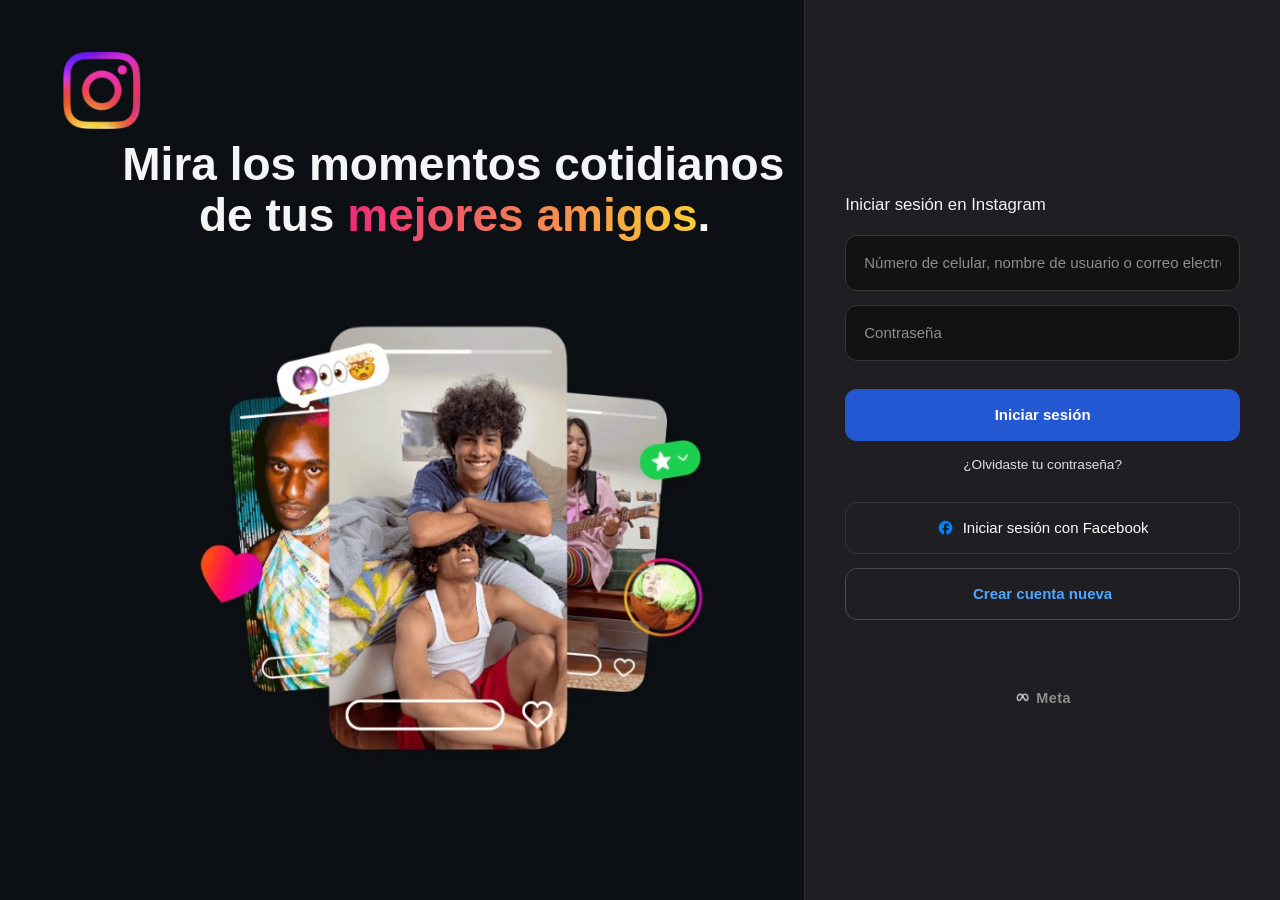
<file: index.html>
<!DOCTYPE html>
<html lang="es">
<head>
    <meta charset="UTF-8">
    <meta name="viewport" content="width=device-width, initial-scale=1.0">
    <link rel="stylesheet" href="./pag.css">
   

    <title>ig</title>
</style>
</head>
<body>
 
  <div class="izquierda">
    <div class="ig-logo">
    <img src="capnueva.png" alt="Instagram" class="logo-img">
    </div>
 
    <div class="headline">
      Mira los momentos cotidianos<br>
     &nbsp; &nbsp; &nbsp; de tus <span class="accent">mejores amigos</span>.
    </div>
 
    <div class="celus">
      <img src="celus.jpg" alt="Story mockup" class="celus-img">
    </div>
  </div>
 
  <div class="derecha">
    <div class="login-box">
      <h2>Iniciar sesión en Instagram</h2>
      <input type="text" placeholder="Número de celular, nombre de usuario o correo electrónico">
      <input type="password" placeholder="Contraseña">
      <button class="login-btn">Iniciar sesión</button>
      <a href="#" class="forgot">¿Olvidaste tu contraseña?</a>
 
      <button class="fb-btn"><img src="face.jpg" alt="Facebook" class="fb-icono"> Iniciar sesión con Facebook</button>
      <button class="signup-btn">Crear cuenta nueva</button>
 
      <div class="meta-logo"><img src="meta.jpg" alt="Meta" class="meta-icono"> Meta</div>
    </div>
  </div>
 
</body>
</html>
</file>
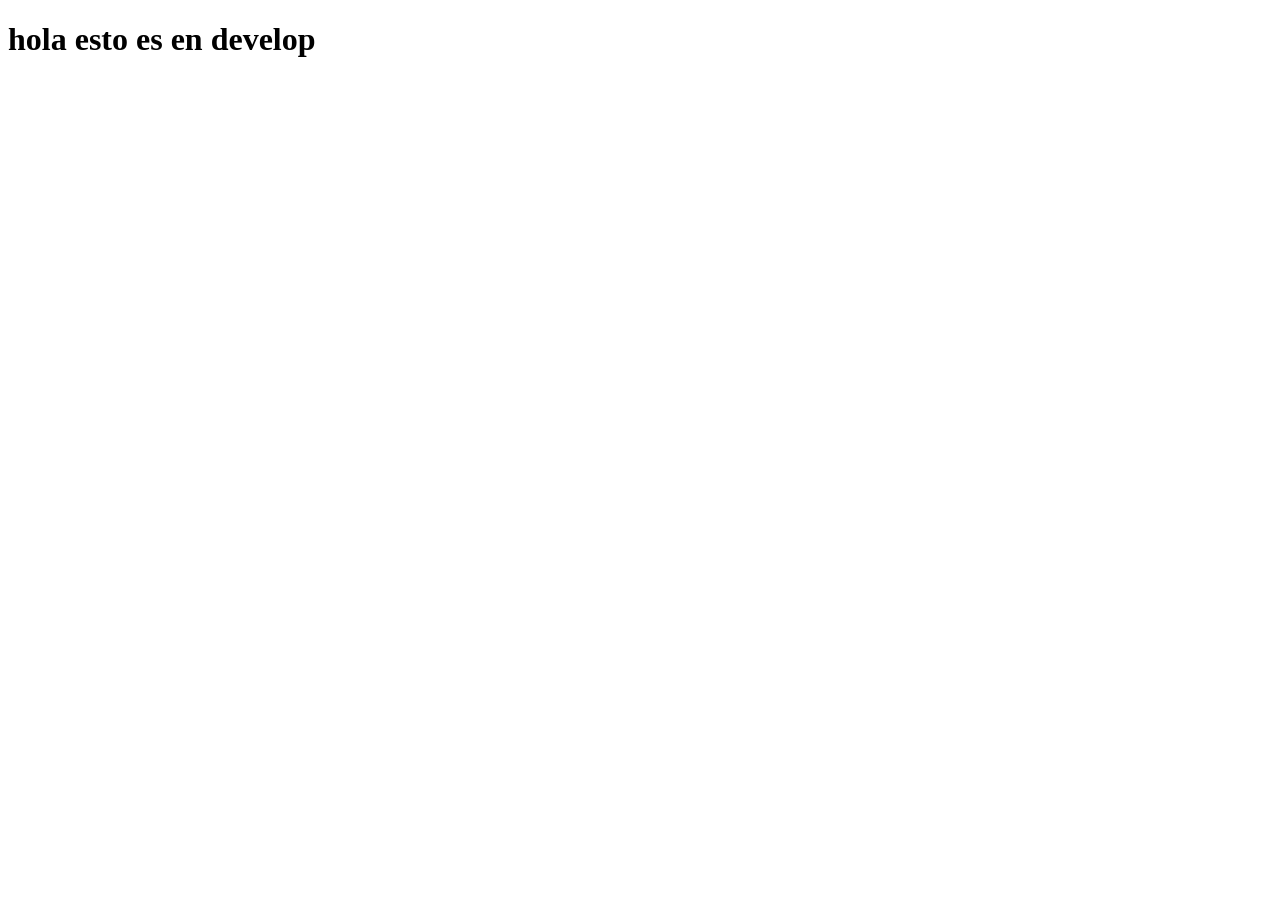
<file: develop.html>
<!doctype html>
<html lang="en">
  <head>
    <meta charset="UTF-8" />
    <meta name="viewport" content="width=device-width, initial-scale=1.0" />
    <title>holss</title>
  </head>
  <body>
    <h1>hola esto es en develop</h1>
  </body>
</html>
</file>
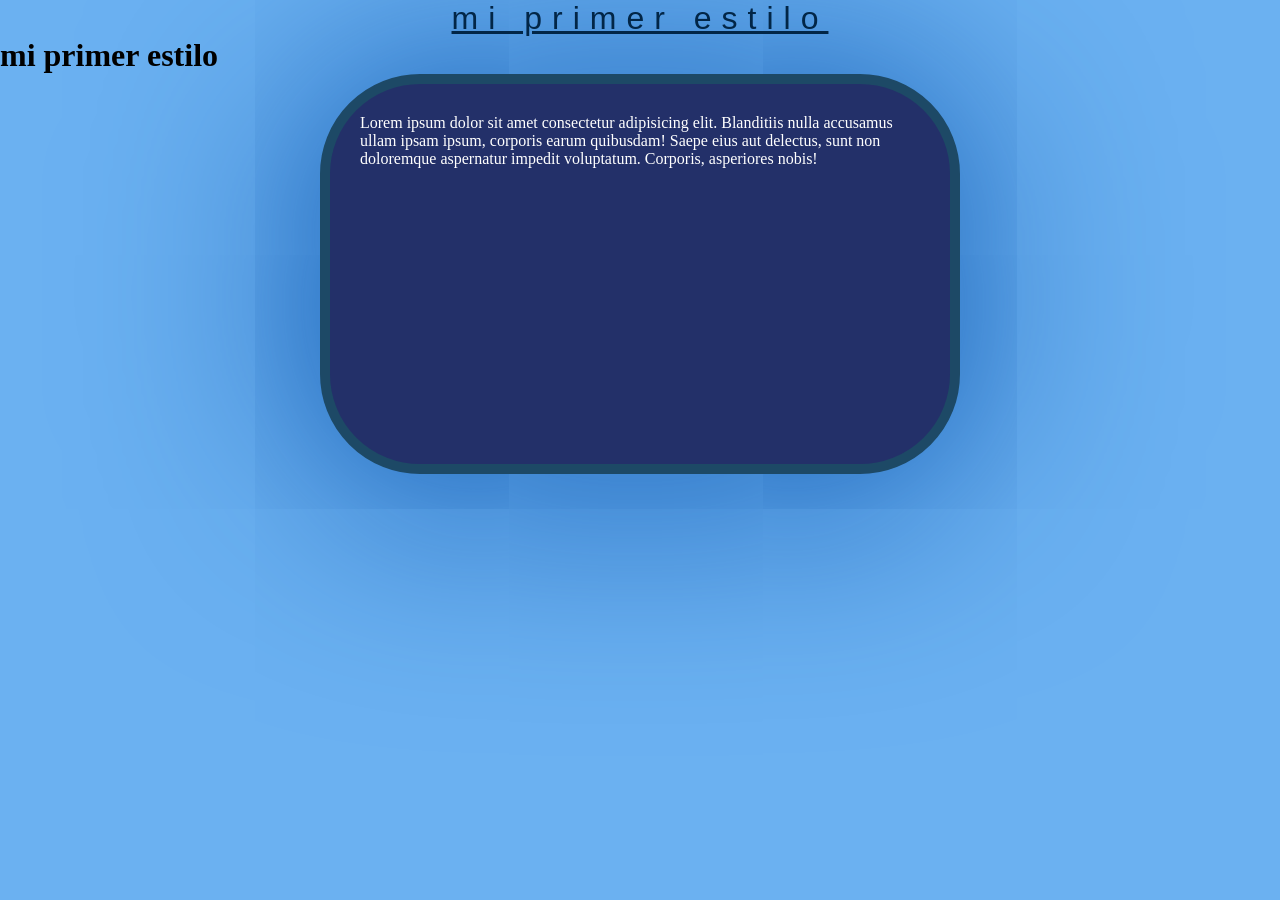
<file: estilos.html>
<!doctype html>
<html lang="es">
  <head>
    <meta charset="UTF-8" />
    <meta name="viewport" content="width=device-width, initial-scale=1.0" />
    <title>Estilos</title>
    <link rel="stylesheet" href="./assets/styles/estilos.css" />
  </head>
  <body>
    <h1>mi primer estilo</h1>
    <h6>mi primer estilo</h6>

    <section>
      <p>
        Lorem ipsum dolor sit amet consectetur adipisicing elit. Blanditiis
        nulla accusamus ullam ipsam ipsum, corporis earum quibusdam! Saepe eius
        aut delectus, sunt non doloremque aspernatur impedit voluptatum.
        Corporis, asperiores nobis!
      </p>
    </section>
  </body>
</html>
</file>
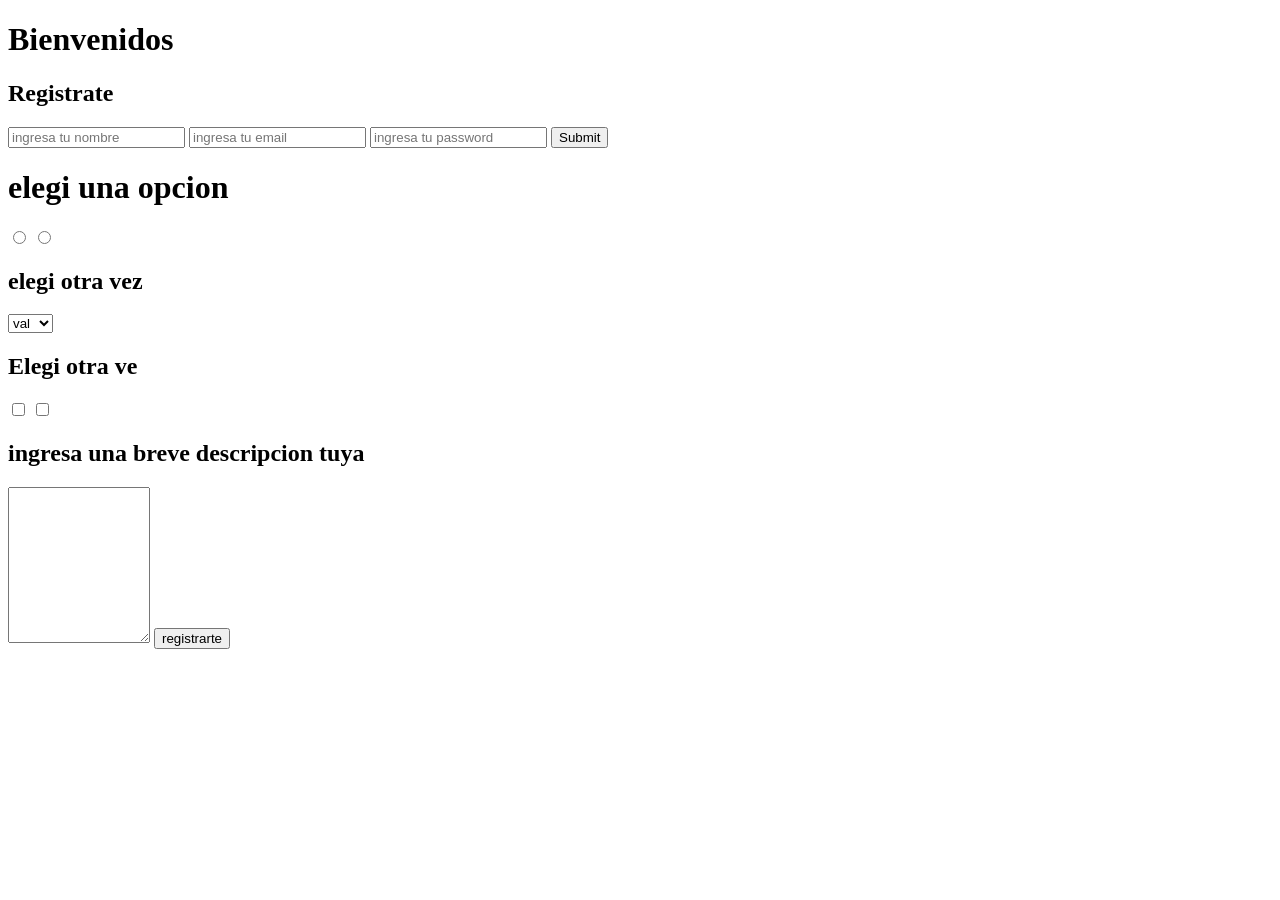
<file: index nuevo.html>
<!doctype html>
<html lang="es">
  <head>
    <meta charset="UTF-8" />
    <meta name="viewport" content="width=device-width, initial-scale=1.0" />
    <title>valton</title>
  </head>
  <body>
    <h1>Bienvenidos</h1>
    <h2>Registrate</h2>
    <form action="">
      <input
        required
        placeholder="ingresa tu nombre"
        type="text"
        minlength="3"
        maxlength="11"
      />
      <input required type="email" placeholder="ingresa tu email" />
      <input required type="password" placeholder="ingresa tu password" />
      <input type="submit" />
      <h1>elegi una opcion</h1>
      <input type="radio" placeholder="elegi una opcion" />
      <input type="radio" placeholder="elegi una opcion" />

      <h2>elegi otra vez</h2>
      <select name="" id="">
        <option value="opcion 1">val</option>
        <option value="opcion 2">ton</option>
        <option value="opcion 3">agu</option>
      </select>
      <h2>Elegi otra ve</h2>
      <input type="checkbox" />
      <input type="checkbox" />
      <h2>ingresa una breve descripcion tuya</h2>
      <textarea name="" cols="15" rows="10"></textarea>
      <input type="submit" value="registrarte" />
    </form>
  </body>
</html>
</file>
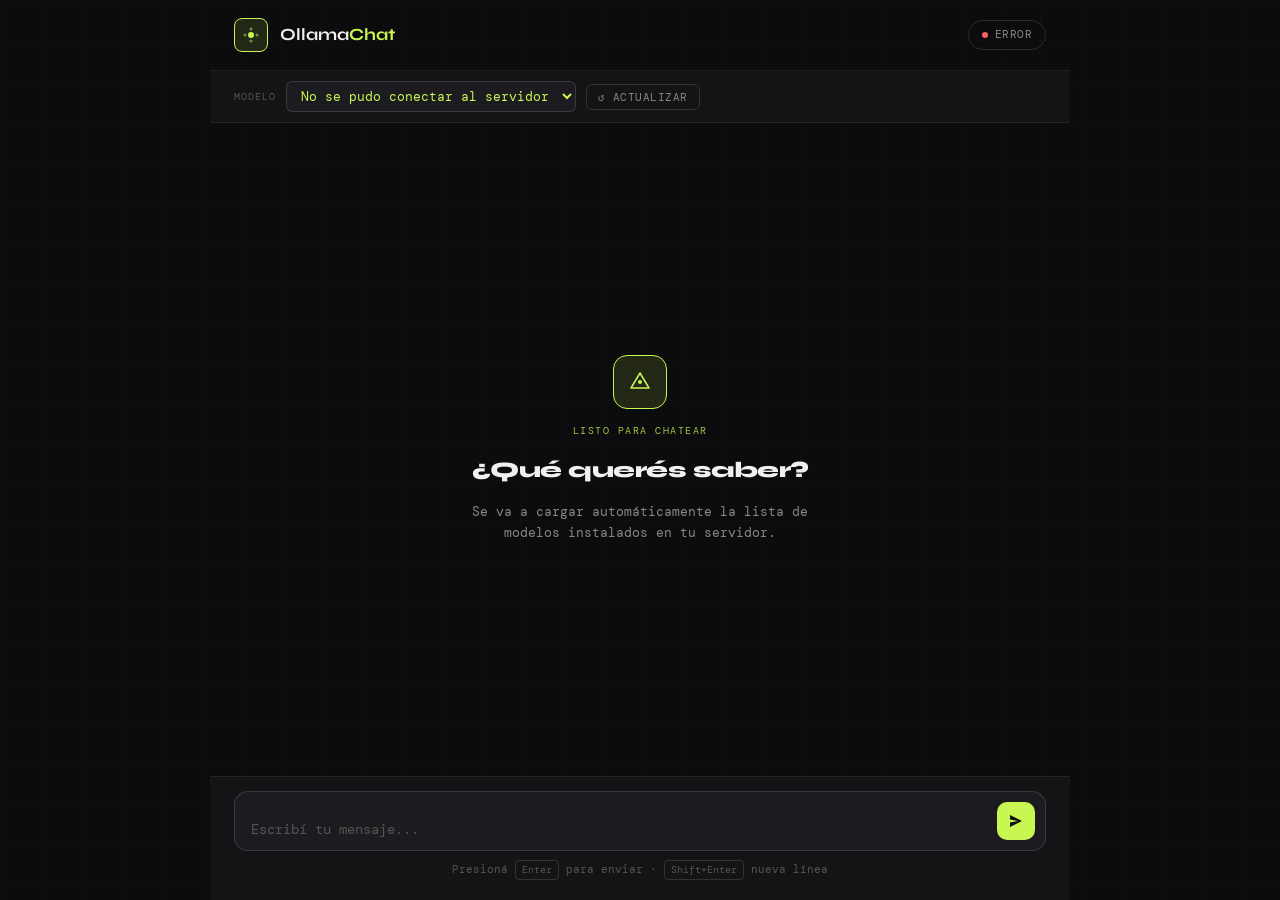
<file: val.html>
<!DOCTYPE html>
<html lang="es">
<head>
<meta charset="UTF-8" />
<meta name="viewport" content="width=device-width, initial-scale=1.0" />
<title>Chat · Ollama</title>
<link href="https://fonts.googleapis.com/css2?family=DM+Mono:wght@300;400;500&family=Syne:wght@400;700;800&display=swap" rel="stylesheet" />
<style>
  *, *::before, *::after { box-sizing: border-box; margin: 0; padding: 0; }
  :root {
    --bg: #0c0c0e;
    --surface: #141416;
    --surface2: #1c1c20;
    --border: rgba(255,255,255,0.07);
    --border2: rgba(255,255,255,0.13);
    --accent: #c8f752;
    --accent-dim: rgba(200,247,82,0.12);
    --accent-glow: rgba(200,247,82,0.25);
    --text: #f0f0ee;
    --text2: #888885;
    --text3: #555552;
    --err: #ff5f5f;
    --font-h: 'Syne', sans-serif;
    --font-m: 'DM Mono', monospace;
  }
  html, body { height: 100%; background: var(--bg); color: var(--text); font-family: var(--font-m); font-size: 14px; line-height: 1.6; overflow: hidden; }
  body::before {
    content: '';
    position: fixed; inset: 0;
    background-image: linear-gradient(rgba(255,255,255,0.02) 1px, transparent 1px), linear-gradient(90deg, rgba(255,255,255,0.02) 1px, transparent 1px);
    background-size: 40px 40px;
    pointer-events: none; z-index: 0;
  }
  .layout { position: relative; z-index: 1; display: flex; flex-direction: column; height: 100vh; max-width: 860px; margin: 0 auto; }

  /* Header */
  header { display: flex; align-items: center; justify-content: space-between; padding: 18px 24px; border-bottom: 1px solid var(--border); flex-shrink: 0; }
  .logo { display: flex; align-items: center; gap: 12px; }
  .logo-box { width: 34px; height: 34px; border: 1.5px solid var(--accent); border-radius: 8px; display: flex; align-items: center; justify-content: center; background: var(--accent-dim); }
  .logo-title { font-family: var(--font-h); font-size: 17px; font-weight: 700; }
  .logo-title span { color: var(--accent); }
  .pill { display: flex; align-items: center; gap: 7px; padding: 5px 13px; border: 1px solid var(--border2); border-radius: 100px; font-size: 11px; color: var(--text2); text-transform: uppercase; letter-spacing: 0.5px; }
  .dot { width: 6px; height: 6px; border-radius: 50%; background: var(--text3); transition: background .3s, box-shadow .3s; }
  .dot.ok { background: var(--accent); box-shadow: 0 0 8px var(--accent-glow); }
  .dot.err { background: var(--err); }

  /* Config */
  .config { display: flex; align-items: center; gap: 10px; padding: 10px 24px; border-bottom: 1px solid var(--border); background: var(--surface); flex-shrink: 0; }
  .clabel { font-size: 10px; text-transform: uppercase; letter-spacing: 1px; color: var(--text3); white-space: nowrap; }
  select { background: var(--surface2); border: 1px solid var(--border2); border-radius: 6px; padding: 5px 10px; font-family: var(--font-m); font-size: 13px; color: var(--accent); outline: none; cursor: pointer; min-width: 220px; }
  select:focus { border-color: var(--accent); }
  select option { background: #1c1c20; color: var(--text); }
  .rbtn { background: transparent; border: 1px solid var(--border2); border-radius: 6px; padding: 5px 11px; font-family: var(--font-m); font-size: 11px; color: var(--text2); cursor: pointer; text-transform: uppercase; letter-spacing: 0.5px; transition: border-color .2s, color .2s; }
  .rbtn:hover { border-color: var(--accent); color: var(--accent); }

  /* Messages */
  .msgs { flex: 1; overflow-y: auto; padding: 24px; display: flex; flex-direction: column; gap: 2px; scroll-behavior: smooth; }
  .msgs::-webkit-scrollbar { width: 4px; }
  .msgs::-webkit-scrollbar-thumb { background: var(--border2); border-radius: 4px; }

  .grp { display: flex; flex-direction: column; gap: 2px; animation: fu .22s ease forwards; opacity: 0; transform: translateY(8px); }
  @keyframes fu { to { opacity:1; transform:translateY(0); } }

  .meta { font-size: 10px; text-transform: uppercase; letter-spacing: 1px; color: var(--text3); padding: 0 2px; margin-top: 14px; }
  .meta.u { text-align: right; }
  .meta.a { color: var(--accent); opacity: 0.7; }

  .bbl { padding: 12px 16px; border-radius: 12px; font-size: 14px; line-height: 1.65; max-width: 82%; white-space: pre-wrap; word-break: break-word; }
  .bbl.u { align-self: flex-end; background: var(--surface2); border: 1px solid var(--border2); border-bottom-right-radius: 4px; }
  .bbl.a { align-self: flex-start; background: var(--bg); border: 1px solid var(--border); border-left: 2px solid var(--accent); border-bottom-left-radius: 4px; }
  .bbl.e { align-self: flex-start; background: rgba(255,95,95,0.08); border: 1px solid rgba(255,95,95,0.25); border-radius: 10px; color: #ff9090; font-size: 13px; max-width: 90%; }

  .typing { align-self: flex-start; display: flex; gap: 5px; align-items: center; padding: 14px 18px; background: var(--bg); border: 1px solid var(--border); border-left: 2px solid var(--accent); border-radius: 12px; border-bottom-left-radius: 4px; }
  .td { width: 5px; height: 5px; border-radius: 50%; background: var(--accent); animation: bk 1.2s ease infinite; opacity: 0.3; }
  .td:nth-child(2) { animation-delay:.2s; }
  .td:nth-child(3) { animation-delay:.4s; }
  @keyframes bk { 0%,100%{opacity:.2;transform:scale(.9);}50%{opacity:1;transform:scale(1.2);} }

  /* Welcome */
  .welcome { display: flex; flex-direction: column; align-items: center; justify-content: center; gap: 14px; height: 100%; text-align: center; animation: fu .4s ease forwards; opacity: 0; }
  .wi { width: 54px; height: 54px; border: 1.5px solid var(--accent); border-radius: 14px; display: flex; align-items: center; justify-content: center; background: var(--accent-dim); }
  .welcome h2 { font-family: var(--font-h); font-size: 22px; font-weight: 800; letter-spacing: -.5px; }
  .welcome p { font-size: 13px; color: var(--text2); max-width: 340px; }
  .wtag { font-size: 10px; text-transform: uppercase; letter-spacing: 1.5px; color: var(--accent); opacity: .8; }

  /* Input */
  .input-area { padding: 14px 24px 20px; border-top: 1px solid var(--border); background: var(--surface); flex-shrink: 0; }
  .irow { display: flex; gap: 10px; align-items: flex-end; background: var(--surface2); border: 1px solid var(--border2); border-radius: 14px; padding: 10px 10px 10px 16px; transition: border-color .2s; }
  .irow:focus-within { border-color: rgba(200,247,82,.35); }
  textarea { flex: 1; background: transparent; border: none; outline: none; font-family: var(--font-m); font-size: 14px; color: var(--text); resize: none; line-height: 1.6; min-height: 22px; max-height: 140px; overflow-y: auto; caret-color: var(--accent); }
  textarea::placeholder { color: var(--text3); }
  .sbtn { width: 38px; height: 38px; border-radius: 10px; background: var(--accent); border: none; cursor: pointer; display: flex; align-items: center; justify-content: center; flex-shrink: 0; transition: opacity .2s, transform .15s; }
  .sbtn:hover { opacity: .85; }
  .sbtn:active { transform: scale(.94); }
  .sbtn:disabled { opacity: .25; cursor: not-allowed; transform: none; }
  .hint { font-size: 11px; color: var(--text3); text-align: center; margin-top: 9px; }
  .hint kbd { display: inline-block; padding: 1px 6px; border: 1px solid var(--border2); border-radius: 4px; font-family: var(--font-m); font-size: 10px; }
</style>
</head>
<body>
<div class="layout">

  <header>
    <div class="logo">
      <div class="logo-box">
        <svg width="18" height="18" viewBox="0 0 18 18" fill="none">
          <circle cx="9" cy="9" r="3" fill="#c8f752"/>
          <circle cx="9" cy="3" r="1.5" fill="#c8f752" opacity="0.5"/>
          <circle cx="9" cy="15" r="1.5" fill="#c8f752" opacity="0.5"/>
          <circle cx="3" cy="9" r="1.5" fill="#c8f752" opacity="0.5"/>
          <circle cx="15" cy="9" r="1.5" fill="#c8f752" opacity="0.5"/>
        </svg>
      </div>
      <div class="logo-title">Ollama<span>Chat</span></div>
    </div>
    <div class="pill">
      <div class="dot" id="dot"></div>
      <span id="stxt">cargando...</span>
    </div>
  </header>

  <div class="config">
    <span class="clabel">Modelo</span>
    <select id="msel"><option value="">Cargando modelos...</option></select>
    <button class="rbtn" id="rbtn">↺ Actualizar</button>
  </div>

  <div class="msgs" id="msgs">
    <div class="welcome" id="welcome">
      <div class="wi">
        <svg width="26" height="26" viewBox="0 0 26 26" fill="none">
          <path d="M13 4L22 19H4L13 4Z" stroke="#c8f752" stroke-width="1.5" fill="none" stroke-linejoin="round"/>
          <circle cx="13" cy="13" r="2" fill="#c8f752"/>
        </svg>
      </div>
      <div class="wtag">Listo para chatear</div>
      <h2>¿Qué querés saber?</h2>
      <p>Se va a cargar automáticamente la lista de modelos instalados en tu servidor.</p>
    </div>
  </div>

  <div class="input-area">
    <div class="irow">
      <textarea id="txt" rows="1" placeholder="Escribí tu mensaje..."></textarea>
      <button class="sbtn" id="sbtn">
        <svg width="16" height="16" viewBox="0 0 16 16" fill="none">
          <path d="M2 14L14 8L2 2V6.5L10 8L2 9.5V14Z" fill="#0c0c0e"/>
        </svg>
      </button>
    </div>
    <div class="hint">Presioná <kbd>Enter</kbd> para enviar · <kbd>Shift+Enter</kbd> nueva línea</div>
  </div>

</div>
<script>
const BASE = "http://187.127.253.96:11434";
const msgsEl = document.getElementById("msgs");
const txtEl  = document.getElementById("txt");
const sbtn   = document.getElementById("sbtn");
const msel   = document.getElementById("msel");
const dot    = document.getElementById("dot");
const stxt   = document.getElementById("stxt");
const rbtn   = document.getElementById("rbtn");
let busy = false;

function setStatus(s) {
  dot.className = "dot" + (s==="ok"?" ok":s==="err"?" err":"");
  stxt.textContent = s==="ok"?"conectado":s==="err"?"error":"cargando...";
}

async function loadModels() {
  msel.innerHTML = '<option value="">Cargando...</option>';
  setStatus("load");
  try {
    const r = await fetch(BASE + "/api/tags");
    if (!r.ok) throw new Error("HTTP " + r.status);
    const d = await r.json();
    const models = d.models || [];
    if (!models.length) {
      msel.innerHTML = '<option value="">Sin modelos — corré: ollama pull llama3.2</option>';
      setStatus("err"); return;
    }
    msel.innerHTML = models.map(m => `<option value="${m.name}">${m.name}</option>`).join("");
    setStatus("ok");
  } catch(e) {
    msel.innerHTML = '<option value="">No se pudo conectar al servidor</option>';
    setStatus("err");
  }
}
rbtn.addEventListener("click", loadModels);
loadModels();

txtEl.addEventListener("input", () => {
  txtEl.style.height = "auto";
  txtEl.style.height = Math.min(txtEl.scrollHeight, 140) + "px";
});

function rmWelcome() { const w=document.getElementById("welcome"); if(w) w.remove(); }

function mkMeta(lbl, cls) {
  const m = document.createElement("div");
  m.className = "meta " + cls;
  m.textContent = lbl;
  return m;
}
function mkBubble(txt, cls) {
  const b = document.createElement("div");
  b.className = "bbl " + cls;
  b.textContent = txt;
  return b;
}
function mkGroup(...kids) {
  rmWelcome();
  const g = document.createElement("div");
  g.className = "grp";
  kids.forEach(k => g.appendChild(k));
  msgsEl.appendChild(g);
  msgsEl.scrollTop = msgsEl.scrollHeight;
  return g;
}
function mkTyping() {
  rmWelcome();
  const g = document.createElement("div");
  g.className = "grp";
  g.appendChild(mkMeta("ollama","a"));
  const t = document.createElement("div");
  t.className = "typing";
  t.innerHTML = '<div class="td"></div><div class="td"></div><div class="td"></div>';
  g.appendChild(t);
  msgsEl.appendChild(g);
  msgsEl.scrollTop = msgsEl.scrollHeight;
  return g;
}

async function send() {
  if (busy) return;
  const prompt = txtEl.value.trim();
  const model  = msel.value;
  if (!prompt) return;
  if (!model) { alert("Esperá a que carguen los modelos o hacé clic en Actualizar."); return; }

  txtEl.value = "";
  txtEl.style.height = "auto";
  busy = true;
  sbtn.disabled = true;

  mkGroup(mkMeta("vos","u"), mkBubble(prompt,"u"));
  const tg = mkTyping();

  try {
    const res = await fetch(BASE + "/api/generate", {
      method: "POST",
      headers: { "Content-Type": "application/json" },
      body: JSON.stringify({ model, prompt, stream: true })
    });
    if (!res.ok) throw new Error("HTTP " + res.status + " — " + res.statusText);
    setStatus("ok");
    tg.remove();

    const aiBbl = mkBubble("","a");
    mkGroup(mkMeta("ollama","a"), aiBbl);

    const reader = res.body.getReader();
    const dec = new TextDecoder();
    let full = "";
    while(true) {
      const {done,value} = await reader.read();
      if(done) break;
      for(const line of dec.decode(value,{stream:true}).split("\n")) {
        if(!line.trim()) continue;
        try {
          const j = JSON.parse(line);
          if(j.response) { full += j.response; aiBbl.textContent = full; msgsEl.scrollTop = msgsEl.scrollHeight; }
        } catch {}
      }
    }
    if(!full) aiBbl.textContent = "(respuesta vacía)";
  } catch(err) {
    setStatus("err");
    tg.remove();
    const g = document.createElement("div");
    g.className = "grp";
    g.appendChild(mkBubble("⚠ " + err.message, "e"));
    msgsEl.appendChild(g);
    msgsEl.scrollTop = msgsEl.scrollHeight;
  }

  busy = false;
  sbtn.disabled = false;
  txtEl.focus();
}

sbtn.addEventListener("click", send);
txtEl.addEventListener("keydown", e => { if(e.key==="Enter"&&!e.shiftKey){e.preventDefault();send();} });
</script>
</body>
</html>
</file>
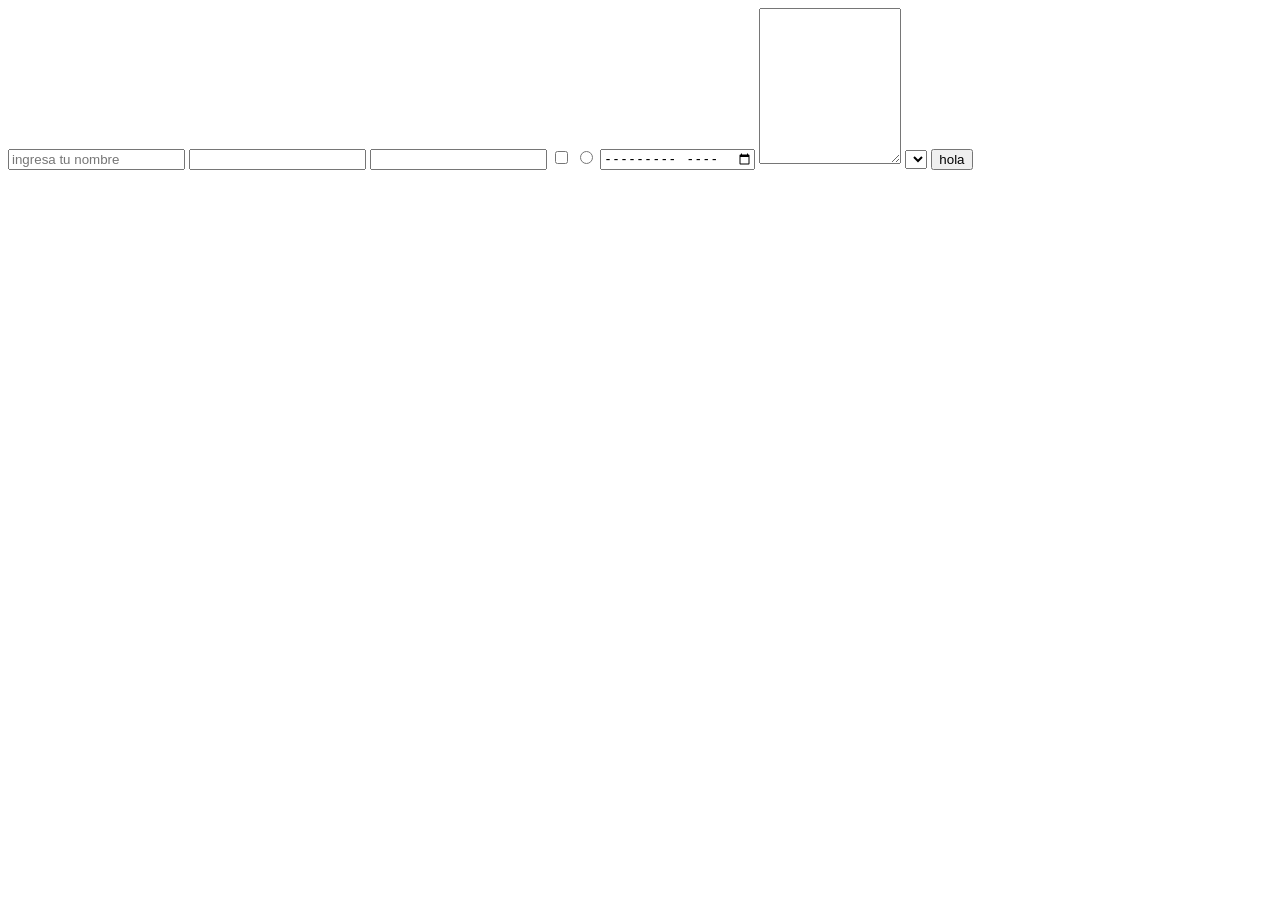
<file: valton.html>
<!doctype html>
<html lang="en">
  <head>
    <meta charset="UTF-8" />
    <meta name="viewport" content="width=device-width, initial-scale=1.0" />
    <title>Document</title>
  </head>
  <body>
    <form action="">
      <input
        required
        placeholder="ingresa tu nombre"
        type="text"
        minlength="3"
        maxlength="11"
      />
      <input required type="email" />
      <input type="password" />
      <input type="checkbox" />
      <input type="radio" />
      <input type="month" />
      <textarea name="" cols="15" rows="10"></textarea>

      <select name="" id="">
        <option value="opcion 1"></option>
        <option value="opcion 2"></option>
        <option value="opcion 3"></option>
      </select>

      <input type="submit" value="hola" />
    </form>
  </body>
</html>
</file>
<file: pag.css>
* {
  margin: 0;
  padding: 0;
  box-sizing: border-box;
}
body {
  font-family: "Segoe UI", "Helvetica Neue", Arial, sans-serif;
  background: #000;
  color: #fafafa;
  height: 100vh;
  display: flex;
}

.izquierda {
  flex: 1.6;
  background: #0c0f14;
  display: flex;
  flex-direction: column;
  justify-content: center;
  align-items: center;
  padding-left: 8vw;
  position: relative;
  width: 66%;
}

.derecha {
  width: 34%;
  border-left: 1px solid #2d2d2d;
}

.ig-logo {
  background: none;
  position: absolute;
  top: 45px;
  left: 50px;
}

.headline {
  font-size: 46px;
  color: #f5f5f5;
  font-weight: 600;
  line-height: 1.1;
  max-width: 700px;
}

.headline .accent {
  background: linear-gradient(90deg, #ee2a7b, #f9ce34);
  -webkit-background-clip: text;
  background-clip: text;
  color: transparent;
}

.celus {
  width: 520px;
  margin-top: 70px;
}
.celus-img {
  width: 100%;
  height: auto;
  display: block;
}
.derecha {
  flex: 0.9;
  background: #1f1e23;
  flex-direction: column;
  padding: 0 40px;
  width: 34%;
  border-left: 1px solid #2d2d2d;
  display: flex;
  justify-content: center;
  align-items: center;
}
.login-box {
  width: 100%;
  max-width: 460px;
}
.login-box h2 {
  font-size: 1.05rem;
  font-weight: 400;
  margin-bottom: 20px;
  color: #f5f5f5;
}
.login-box input {
  width: 100%;
  height: 56px;
  padding: 0 18px;
  margin-bottom: 14px;
  background: #121212;
  border: 1px solid #363636;
  border-radius: 12px;
  color: white;
  font-size: 15px;
}

.login-box input::placeholder {
  color: #8e8e8e;
}
.login-box input:focus {
  outline: 1px solid #555;
}

.login-btn {
  width: 100%;
  padding: 12px;

  border: none;

  font-weight: 600;

  margin: 14px 0 16px;
  cursor: pointer;

  background: #2458d3;
  color: white;

  border-radius: 12px;

  width: 100%;
  height: 52px;
  border-radius: 12px;
  font-size: 15px;
}
.forgot {
  display: block;
  text-align: center;
  color: #e0e0e0;
  font-size: 0.85rem;
  text-decoration: none;
  margin-bottom: 30px;
}

.fb-btn {
  width: 100%;
  padding: 12px;
  background: transparent;
  border: 1px solid #363636;

  color: #fafafa;

  font-weight: 500;
  cursor: pointer;
  display: flex;
  align-items: center;
  justify-content: center;
  gap: 8px;
  margin-bottom: 14px;

  width: 100%;
  height: 52px;
  border-radius: 12px;
  font-size: 15px;
}
.signup-btn {
  width: 100%;
  padding: 12px;
  background: transparent;

  color: #4da6ff;
  font-weight: 600;

  cursor: pointer;

  height: 48px;
  border: 1px solid #4b4b4b;

  height: 52px;
  border-radius: 12px;
  font-size: 15px;
}
.meta-logo {
  text-align: center;
  color: #8e8e8e;
  margin-top: 70px;
  font-size: 0.9rem;
  font-weight: 600;
  letter-spacing: 0.5px;
  display: flex;
  align-items: center;
  justify-content: center;
  gap: 6px;
}
.meta-icono {
  width: 16px;
  height: 16px;
  object-fit: contain;
}
.fb-icono {
  width: 18px;
  height: 18px;
  object-fit: contain;
  border-radius: 4px;
}
</file>
<file: assets/styles/estilos.css>
* {
  padding: 0%;
  margin: 0%;
  box-sizing: border-box;
}

body {
  background-color: #6bb1f1;
}

h1 {
  font-size: 32px;
  font-weight: lighter;
  color: rgb(2, 38, 71);
  letter-spacing: 10px;
  text-align: center;
  text-decoration: underline;
  font-family: "Segoe UI", Tahoma, Geneva, Verdana, sans-serif;
}
h6 {
  font-size: 32px;
}
section {
  background-color: rgb(35, 48, 105);
  width: 50%;
  height: 400px;
  margin: 0px auto;
  border-radius: 100px;
  box-shadow: -6px 10px 211px 20px rgba(22, 95, 181, 0.99);
  -webkit-box-shadow: -6px 10px 211px 20px rgba(22, 95, 181, 0.99);
  -moz-box-shadow: -6px 10px 211px 20px rgba(22, 95, 181, 0.99);
  border: 10px solid rgb(29, 73, 102);
  color: white;
  padding: 30px;
  transition: 1s all ease-in-out;
}
section:hover {
  transform: scale(1.2);
  transition: 1s all ease-in-out;
}
</file>
